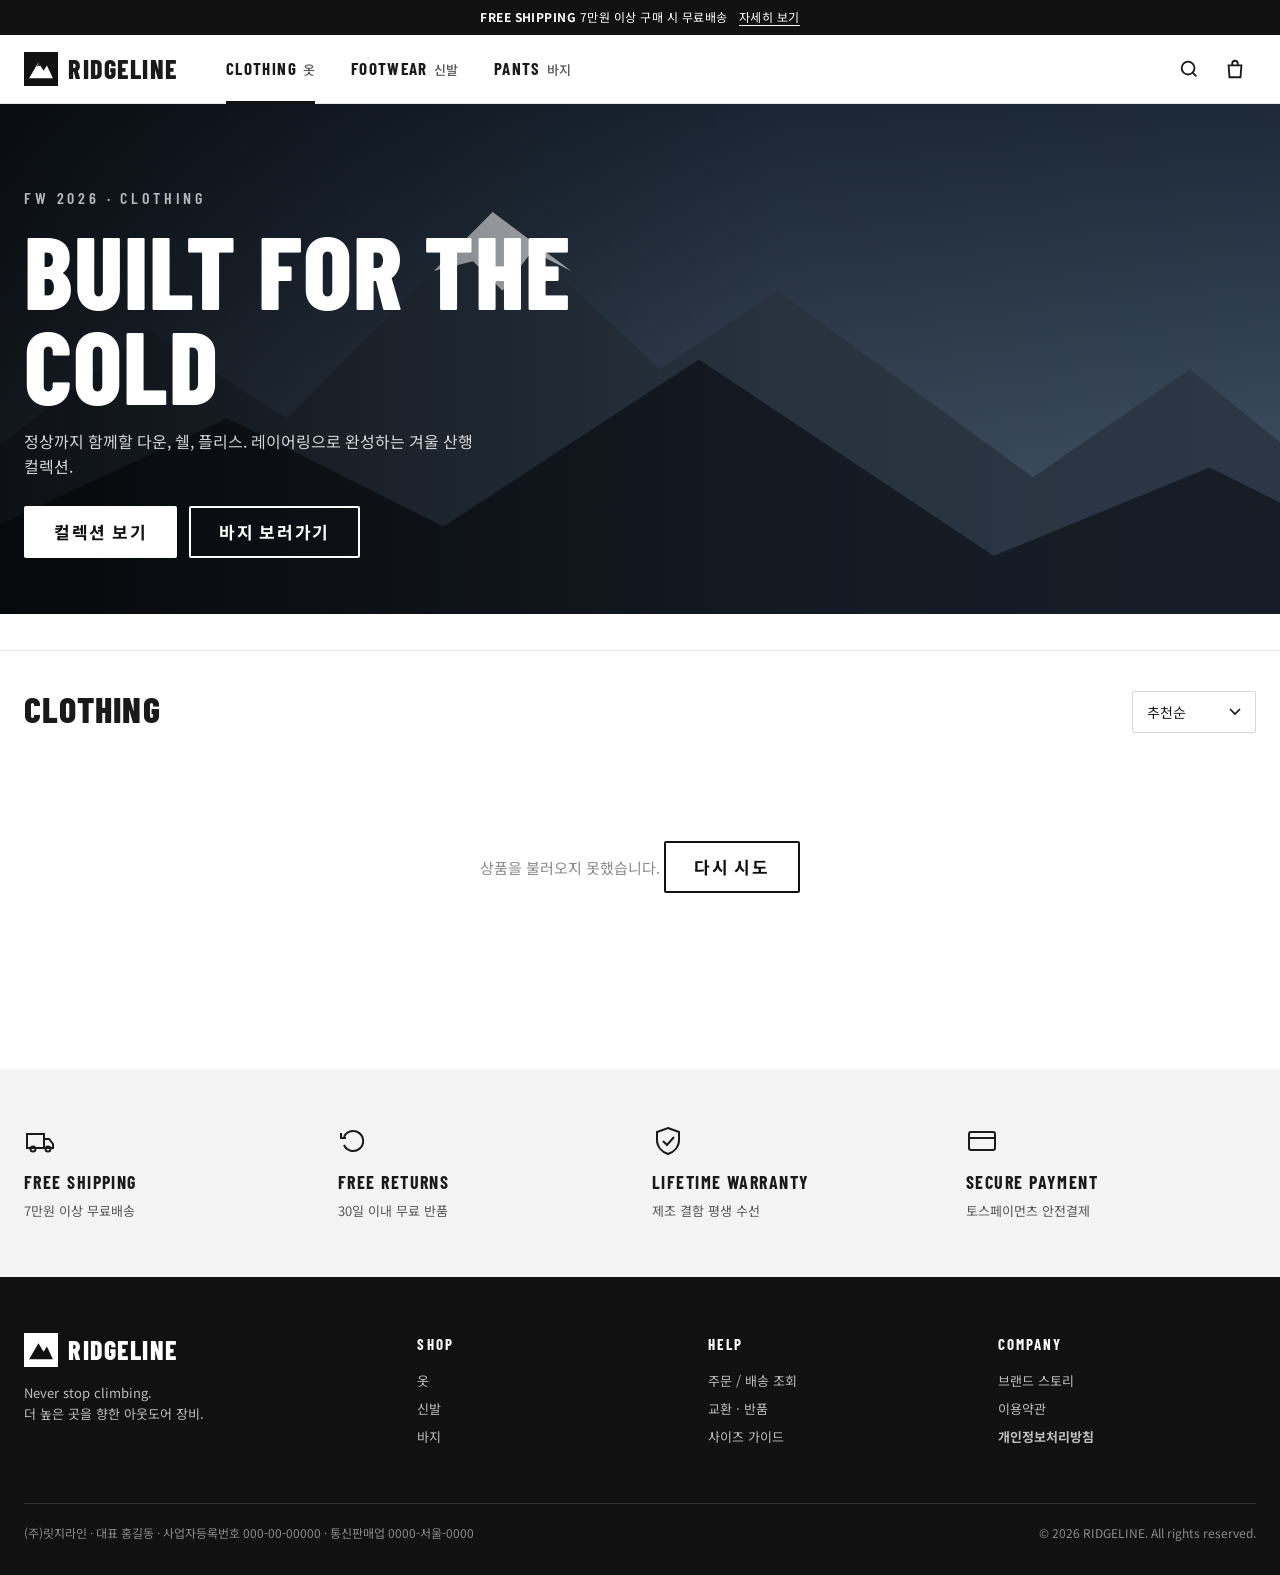
<file: clothing.html>
<!doctype html>
<html lang="ko">
<head>
  <meta charset="utf-8">
  <meta name="viewport" content="width=device-width, initial-scale=1">
  <title>옷 | RIDGELINE</title>
  <meta name="description" content="RIDGELINE 아웃도어 — 다운 재킷, 바람막이, 플리스">
  <link rel="preconnect" href="https://fonts.googleapis.com">
  <link rel="preconnect" href="https://fonts.gstatic.com" crossorigin>
  <link href="https://fonts.googleapis.com/css2?family=Barlow+Condensed:wght@500;600;700;800&family=Noto+Sans+KR:wght@400;500;700&display=swap" rel="stylesheet">
  <link rel="stylesheet" href="css/style.css">
</head>
<body data-category="clothing">

  <div class="promo-bar">
    <strong>FREE SHIPPING</strong> 7만원 이상 구매 시 무료배송 <a href="#">자세히 보기</a>
  </div>

  <header class="site-header">
    <div class="container header-inner">
      <button class="icon-btn menu-toggle" aria-label="메뉴 열기" aria-expanded="false" aria-controls="main-nav">
        <svg viewBox="0 0 24 24" fill="none" stroke="currentColor" stroke-width="2"><path d="M3 6h18M3 12h18M3 18h18"/></svg>
      </button>
      <a href="clothing.html" class="logo" aria-label="RIDGELINE 홈">
        <svg class="logo-mark" viewBox="0 0 40 40" aria-hidden="true"><rect width="40" height="40" fill="#111"/><path d="M6 31L17 12l6 10 4-6 7 15z" fill="#fff"/><path d="M17 12l3 5-3-1-2 2z" fill="#111"/></svg>
        Ridgeline
      </a>
      <nav class="main-nav" id="main-nav" aria-label="주요 카테고리">
        <ul>
          <li><a href="clothing.html" aria-current="page">Clothing<span class="ko">옷</span></a></li>
          <li><a href="shoes.html">Footwear<span class="ko">신발</span></a></li>
          <li><a href="pants.html">Pants<span class="ko">바지</span></a></li>
        </ul>
      </nav>
      <div class="header-actions">
        <button class="icon-btn" aria-label="검색">
          <svg viewBox="0 0 24 24" fill="none" stroke="currentColor" stroke-width="2"><circle cx="11" cy="11" r="7"/><path d="M20 20l-4-4"/></svg>
        </button>
        <button class="icon-btn" aria-label="장바구니 열기" data-open-cart>
          <svg viewBox="0 0 24 24" fill="none" stroke="currentColor" stroke-width="2"><path d="M5 8h14l-1 13H6z"/><path d="M9 8V6a3 3 0 0 1 6 0v2"/></svg>
          <span class="cart-count" data-empty="true">0</span>
        </button>
      </div>
    </div>
  </header>

  <main>
    <section class="hero" aria-labelledby="hero-title">
      <svg class="hero-bg" viewBox="0 0 1440 520" preserveAspectRatio="xMidYMid slice" aria-hidden="true">
        <defs>
          <linearGradient id="sky" x1="0" y1="0" x2="0" y2="1"><stop offset="0" stop-color="#1d2a3a"/><stop offset="1" stop-color="#4a5b6e"/></linearGradient>
          <linearGradient id="fade" x1="0" y1="0" x2="1" y2="0"><stop offset="0" stop-color="#000" stop-opacity=".75"/><stop offset=".6" stop-color="#000" stop-opacity=".1"/><stop offset="1" stop-color="#000" stop-opacity="0"/></linearGradient>
        </defs>
        <rect width="1440" height="520" fill="url(#sky)"/>
        <path d="M0 400L220 230l140 90 210-210 170 160 120-80 260 190 160-110 160 130V520H0z" fill="#2c3846"/>
        <path d="M570 110l-60 60 40-10 30 30 30-40 40 20z" fill="#e9eef3" opacity=".9"/>
        <path d="M0 460l300-140 220 110 260-170 300 200 220-90 140 70V520H0z" fill="#161d26"/>
        <rect width="1440" height="520" fill="url(#fade)"/>
      </svg>
      <div class="container hero-inner">
        <p class="eyebrow">FW 2026 · Clothing</p>
        <h1 id="hero-title">Built for the cold</h1>
        <p>정상까지 함께할 다운, 쉘, 플리스. 레이어링으로 완성하는 겨울 산행 컬렉션.</p>
        <div class="hero-cta">
          <a href="#listing" class="btn btn-light">컬렉션 보기</a>
          <a href="pants.html" class="btn btn-ghost-light">바지 보러가기</a>
        </div>
      </div>
    </section>

    <div class="cat-strip">
      <div class="container cat-strip-inner" id="sub-filters" role="toolbar" aria-label="세부 카테고리"></div>
    </div>

    <section class="listing" id="listing">
      <div class="container">
        <div class="listing-head">
          <div>
            <h2>Clothing</h2>
            <p class="count" id="result-count"></p>
          </div>
          <label>
            <span class="sr-only">정렬</span>
            <select class="sort-select" id="sort">
              <option value="recommend">추천순</option>
              <option value="new">신상품순</option>
              <option value="sale">할인상품순</option>
              <option value="low">낮은 가격순</option>
              <option value="high">높은 가격순</option>
            </select>
          </label>
        </div>
        <div class="product-grid" id="product-grid"></div>
      </div>
    </section>

    <section class="feature-band" aria-label="쇼핑 혜택">
      <div class="container feature-grid">
        <div class="feature">
          <svg viewBox="0 0 32 32" fill="none" stroke="currentColor" stroke-width="2"><path d="M3 9h17v14H3zM20 14h5l4 5v4h-9"/><circle cx="9" cy="24" r="2.5"/><circle cx="24" cy="24" r="2.5"/></svg>
          <h4>Free Shipping</h4><p>7만원 이상 무료배송</p>
        </div>
        <div class="feature">
          <svg viewBox="0 0 32 32" fill="none" stroke="currentColor" stroke-width="2"><path d="M6 12a10 10 0 1 1 0 8"/><path d="M3 8v5h5"/></svg>
          <h4>Free Returns</h4><p>30일 이내 무료 반품</p>
        </div>
        <div class="feature">
          <svg viewBox="0 0 32 32" fill="none" stroke="currentColor" stroke-width="2"><path d="M16 3l11 4v8c0 7-5 12-11 14C10 27 5 22 5 15V7z"/><path d="M11 16l4 4 7-8"/></svg>
          <h4>Lifetime Warranty</h4><p>제조 결함 평생 수선</p>
        </div>
        <div class="feature">
          <svg viewBox="0 0 32 32" fill="none" stroke="currentColor" stroke-width="2"><rect x="3" y="7" width="26" height="18" rx="2"/><path d="M3 13h26"/></svg>
          <h4>Secure Payment</h4><p>토스페이먼츠 안전결제</p>
        </div>
      </div>
    </section>
  </main>

  <footer class="site-footer">
    <div class="container">
      <div class="footer-top">
        <div>
          <a href="clothing.html" class="logo">
            <svg class="logo-mark" viewBox="0 0 40 40" aria-hidden="true"><rect width="40" height="40" fill="#fff"/><path d="M6 31L17 12l6 10 4-6 7 15z" fill="#111"/></svg>
            Ridgeline
          </a>
          <p>Never stop climbing.<br>더 높은 곳을 향한 아웃도어 장비.</p>
        </div>
        <div>
          <h5>Shop</h5>
          <ul><li><a href="clothing.html">옷</a></li><li><a href="shoes.html">신발</a></li><li><a href="pants.html">바지</a></li></ul>
        </div>
        <div>
          <h5>Help</h5>
          <ul><li><a href="#">주문 / 배송 조회</a></li><li><a href="#">교환 · 반품</a></li><li><a href="#">사이즈 가이드</a></li></ul>
        </div>
        <div>
          <h5>Company</h5>
          <ul><li><a href="#">브랜드 스토리</a></li><li><a href="#">이용약관</a></li><li><a href="#"><strong>개인정보처리방침</strong></a></li></ul>
        </div>
      </div>
      <div class="footer-bottom">
        <span>(주)릿지라인 · 대표 홍길동 · 사업자등록번호 000-00-00000 · 통신판매업 0000-서울-0000</span>
        <span>© 2026 RIDGELINE. All rights reserved.</span>
      </div>
    </div>
  </footer>

  <!-- Layers -->
  <div class="overlay" aria-hidden="true"></div>

  <aside class="drawer" id="cart-drawer" aria-label="장바구니" aria-hidden="true" role="dialog">
    <div class="drawer-head">
      <h3>Cart</h3>
      <button class="icon-btn" aria-label="닫기" data-close-layer>
        <svg viewBox="0 0 24 24" fill="none" stroke="currentColor" stroke-width="2"><path d="M6 6l12 12M18 6L6 18"/></svg>
      </button>
    </div>
    <div class="drawer-body"></div>
    <div class="drawer-foot" hidden>
      <div class="drawer-total"><span>결제 예정 금액</span><span class="amt">0원</span></div>
      <p class="drawer-note"></p>
      <a href="checkout.html" class="btn btn-primary btn-block">주문하기</a>
    </div>
  </aside>

  <div class="modal" id="quick-view" role="dialog" aria-modal="true" aria-labelledby="qv-title" aria-hidden="true">
    <button class="icon-btn modal-close" aria-label="닫기" data-close-layer>
      <svg viewBox="0 0 24 24" fill="none" stroke="currentColor" stroke-width="2"><path d="M6 6l12 12M18 6L6 18"/></svg>
    </button>
    <div class="qv-content"></div>
  </div>

  <script src="js/config.js"></script>
  <script src="js/products.js"></script>
  <script src="js/app.js"></script>
</body>
</html>
</file>
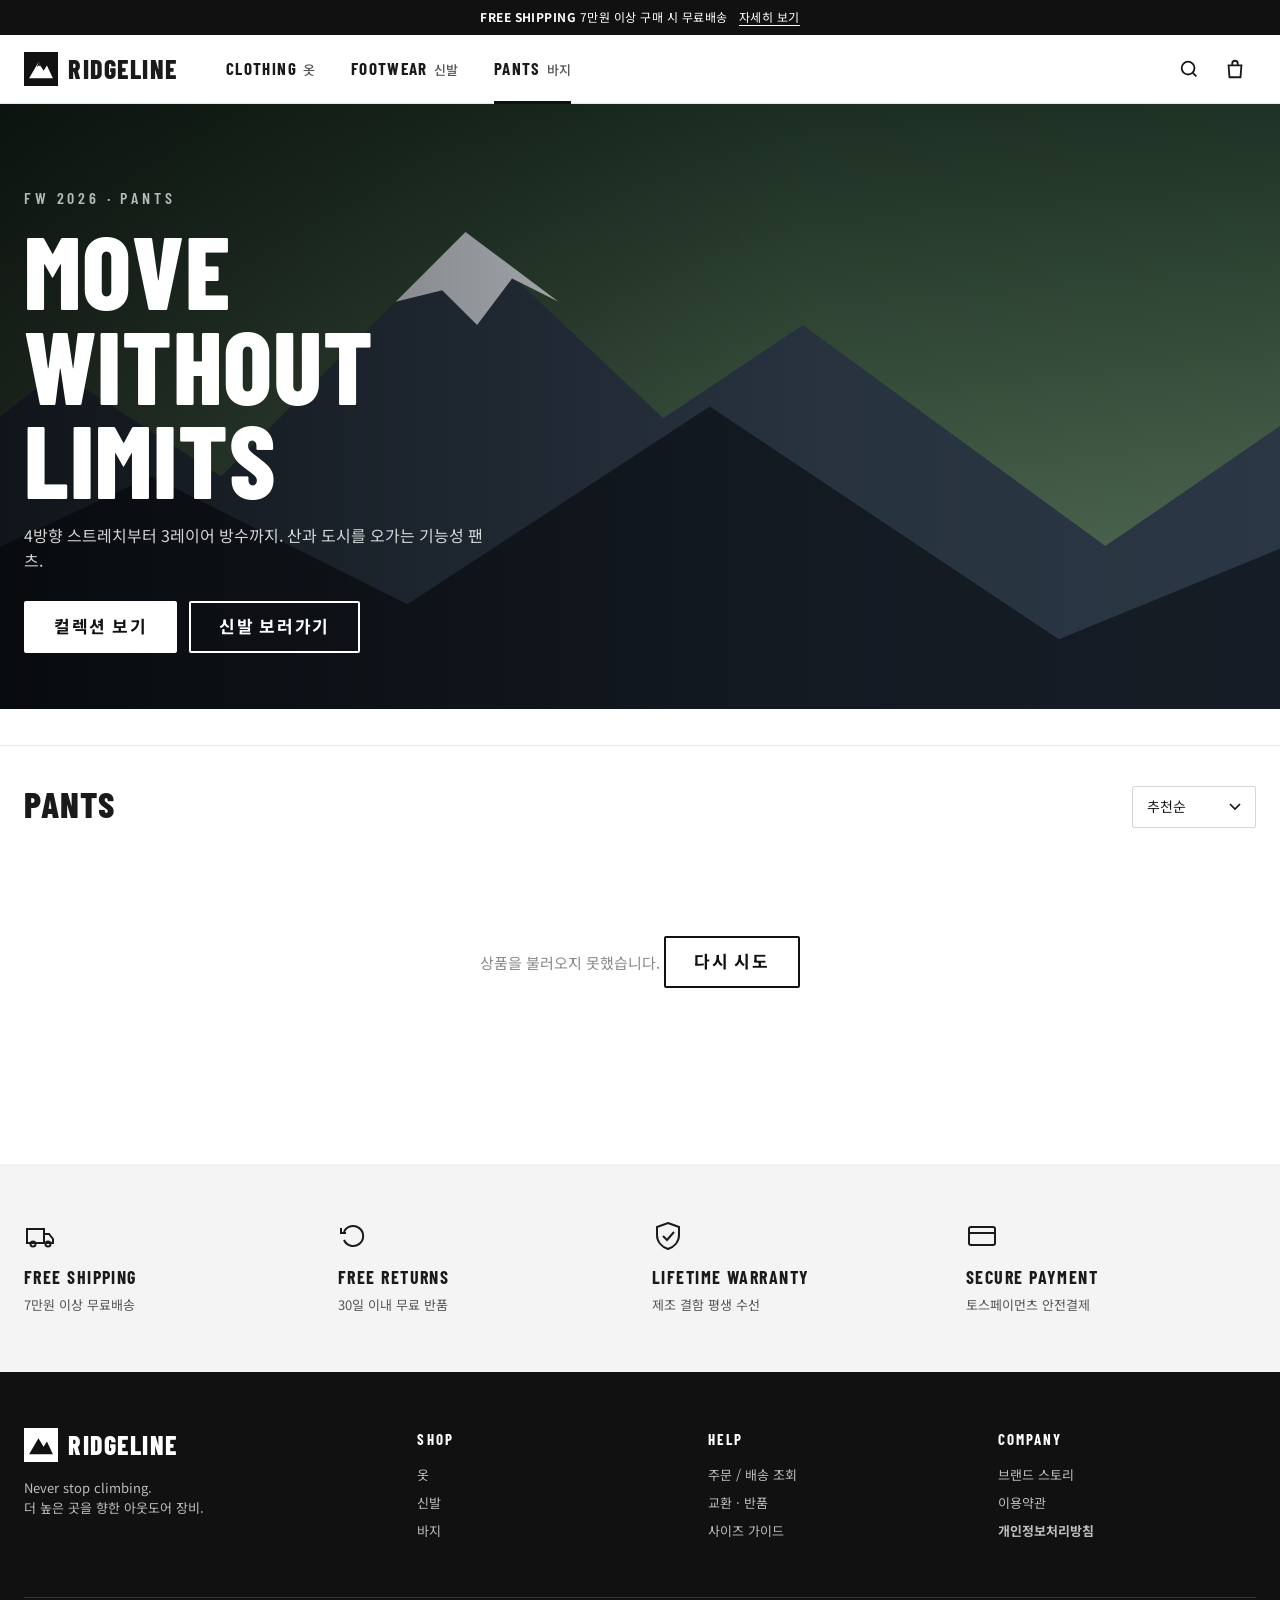
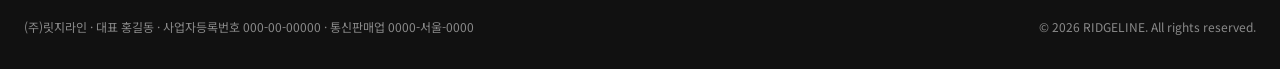
<file: pants.html>
<!doctype html>
<html lang="ko">
<head>
  <meta charset="utf-8">
  <meta name="viewport" content="width=device-width, initial-scale=1">
  <title>바지 | RIDGELINE</title>
  <meta name="description" content="RIDGELINE 아웃도어 — 등산바지, 카고, 방수바지, 조거">
  <link rel="preconnect" href="https://fonts.googleapis.com">
  <link rel="preconnect" href="https://fonts.gstatic.com" crossorigin>
  <link href="https://fonts.googleapis.com/css2?family=Barlow+Condensed:wght@500;600;700;800&family=Noto+Sans+KR:wght@400;500;700&display=swap" rel="stylesheet">
  <link rel="stylesheet" href="css/style.css">
</head>
<body data-category="pants">

  <div class="promo-bar">
    <strong>FREE SHIPPING</strong> 7만원 이상 구매 시 무료배송 <a href="#">자세히 보기</a>
  </div>

  <header class="site-header">
    <div class="container header-inner">
      <button class="icon-btn menu-toggle" aria-label="메뉴 열기" aria-expanded="false" aria-controls="main-nav">
        <svg viewBox="0 0 24 24" fill="none" stroke="currentColor" stroke-width="2"><path d="M3 6h18M3 12h18M3 18h18"/></svg>
      </button>
      <a href="clothing.html" class="logo" aria-label="RIDGELINE 홈">
        <svg class="logo-mark" viewBox="0 0 40 40" aria-hidden="true"><rect width="40" height="40" fill="#111"/><path d="M6 31L17 12l6 10 4-6 7 15z" fill="#fff"/><path d="M17 12l3 5-3-1-2 2z" fill="#111"/></svg>
        Ridgeline
      </a>
      <nav class="main-nav" id="main-nav" aria-label="주요 카테고리">
        <ul>
          <li><a href="clothing.html">Clothing<span class="ko">옷</span></a></li>
          <li><a href="shoes.html">Footwear<span class="ko">신발</span></a></li>
          <li><a href="pants.html" aria-current="page">Pants<span class="ko">바지</span></a></li>
        </ul>
      </nav>
      <div class="header-actions">
        <button class="icon-btn" aria-label="검색">
          <svg viewBox="0 0 24 24" fill="none" stroke="currentColor" stroke-width="2"><circle cx="11" cy="11" r="7"/><path d="M20 20l-4-4"/></svg>
        </button>
        <button class="icon-btn" aria-label="장바구니 열기" data-open-cart>
          <svg viewBox="0 0 24 24" fill="none" stroke="currentColor" stroke-width="2"><path d="M5 8h14l-1 13H6z"/><path d="M9 8V6a3 3 0 0 1 6 0v2"/></svg>
          <span class="cart-count" data-empty="true">0</span>
        </button>
      </div>
    </div>
  </header>

  <main>
    <section class="hero" aria-labelledby="hero-title">
      <svg class="hero-bg" viewBox="0 0 1440 520" preserveAspectRatio="xMidYMid slice" aria-hidden="true">
        <defs>
          <linearGradient id="sky" x1="0" y1="0" x2="0" y2="1"><stop offset="0" stop-color="#1f3326"/><stop offset="1" stop-color="#5d7a5f"/></linearGradient>
          <linearGradient id="fade" x1="0" y1="0" x2="1" y2="0"><stop offset="0" stop-color="#000" stop-opacity=".75"/><stop offset=".6" stop-color="#000" stop-opacity=".1"/><stop offset="1" stop-color="#000" stop-opacity="0"/></linearGradient>
        </defs>
        <rect width="1440" height="520" fill="url(#sky)"/>
        <path d="M0 400L220 230l140 90 210-210 170 160 120-80 260 190 160-110 160 130V520H0z" fill="#2c3846"/>
        <path d="M570 110l-60 60 40-10 30 30 30-40 40 20z" fill="#e9eef3" opacity=".9"/>
        <path d="M0 460l300-140 220 110 260-170 300 200 220-90 140 70V520H0z" fill="#161d26"/>
        <rect width="1440" height="520" fill="url(#fade)"/>
      </svg>
      <div class="container hero-inner">
        <p class="eyebrow">FW 2026 · Pants</p>
        <h1 id="hero-title">Move without limits</h1>
        <p>4방향 스트레치부터 3레이어 방수까지. 산과 도시를 오가는 기능성 팬츠.</p>
        <div class="hero-cta">
          <a href="#listing" class="btn btn-light">컬렉션 보기</a>
          <a href="shoes.html" class="btn btn-ghost-light">신발 보러가기</a>
        </div>
      </div>
    </section>

    <div class="cat-strip">
      <div class="container cat-strip-inner" id="sub-filters" role="toolbar" aria-label="세부 카테고리"></div>
    </div>

    <section class="listing" id="listing">
      <div class="container">
        <div class="listing-head">
          <div>
            <h2>Pants</h2>
            <p class="count" id="result-count"></p>
          </div>
          <label>
            <span class="sr-only">정렬</span>
            <select class="sort-select" id="sort">
              <option value="recommend">추천순</option>
              <option value="new">신상품순</option>
              <option value="sale">할인상품순</option>
              <option value="low">낮은 가격순</option>
              <option value="high">높은 가격순</option>
            </select>
          </label>
        </div>
        <div class="product-grid" id="product-grid"></div>
      </div>
    </section>

    <section class="feature-band" aria-label="쇼핑 혜택">
      <div class="container feature-grid">
        <div class="feature">
          <svg viewBox="0 0 32 32" fill="none" stroke="currentColor" stroke-width="2"><path d="M3 9h17v14H3zM20 14h5l4 5v4h-9"/><circle cx="9" cy="24" r="2.5"/><circle cx="24" cy="24" r="2.5"/></svg>
          <h4>Free Shipping</h4><p>7만원 이상 무료배송</p>
        </div>
        <div class="feature">
          <svg viewBox="0 0 32 32" fill="none" stroke="currentColor" stroke-width="2"><path d="M6 12a10 10 0 1 1 0 8"/><path d="M3 8v5h5"/></svg>
          <h4>Free Returns</h4><p>30일 이내 무료 반품</p>
        </div>
        <div class="feature">
          <svg viewBox="0 0 32 32" fill="none" stroke="currentColor" stroke-width="2"><path d="M16 3l11 4v8c0 7-5 12-11 14C10 27 5 22 5 15V7z"/><path d="M11 16l4 4 7-8"/></svg>
          <h4>Lifetime Warranty</h4><p>제조 결함 평생 수선</p>
        </div>
        <div class="feature">
          <svg viewBox="0 0 32 32" fill="none" stroke="currentColor" stroke-width="2"><rect x="3" y="7" width="26" height="18" rx="2"/><path d="M3 13h26"/></svg>
          <h4>Secure Payment</h4><p>토스페이먼츠 안전결제</p>
        </div>
      </div>
    </section>
  </main>

  <footer class="site-footer">
    <div class="container">
      <div class="footer-top">
        <div>
          <a href="clothing.html" class="logo">
            <svg class="logo-mark" viewBox="0 0 40 40" aria-hidden="true"><rect width="40" height="40" fill="#fff"/><path d="M6 31L17 12l6 10 4-6 7 15z" fill="#111"/></svg>
            Ridgeline
          </a>
          <p>Never stop climbing.<br>더 높은 곳을 향한 아웃도어 장비.</p>
        </div>
        <div>
          <h5>Shop</h5>
          <ul><li><a href="clothing.html">옷</a></li><li><a href="shoes.html">신발</a></li><li><a href="pants.html">바지</a></li></ul>
        </div>
        <div>
          <h5>Help</h5>
          <ul><li><a href="#">주문 / 배송 조회</a></li><li><a href="#">교환 · 반품</a></li><li><a href="#">사이즈 가이드</a></li></ul>
        </div>
        <div>
          <h5>Company</h5>
          <ul><li><a href="#">브랜드 스토리</a></li><li><a href="#">이용약관</a></li><li><a href="#"><strong>개인정보처리방침</strong></a></li></ul>
        </div>
      </div>
      <div class="footer-bottom">
        <span>(주)릿지라인 · 대표 홍길동 · 사업자등록번호 000-00-00000 · 통신판매업 0000-서울-0000</span>
        <span>© 2026 RIDGELINE. All rights reserved.</span>
      </div>
    </div>
  </footer>

  <!-- Layers -->
  <div class="overlay" aria-hidden="true"></div>

  <aside class="drawer" id="cart-drawer" aria-label="장바구니" aria-hidden="true" role="dialog">
    <div class="drawer-head">
      <h3>Cart</h3>
      <button class="icon-btn" aria-label="닫기" data-close-layer>
        <svg viewBox="0 0 24 24" fill="none" stroke="currentColor" stroke-width="2"><path d="M6 6l12 12M18 6L6 18"/></svg>
      </button>
    </div>
    <div class="drawer-body"></div>
    <div class="drawer-foot" hidden>
      <div class="drawer-total"><span>결제 예정 금액</span><span class="amt">0원</span></div>
      <p class="drawer-note"></p>
      <a href="checkout.html" class="btn btn-primary btn-block">주문하기</a>
    </div>
  </aside>

  <div class="modal" id="quick-view" role="dialog" aria-modal="true" aria-labelledby="qv-title" aria-hidden="true">
    <button class="icon-btn modal-close" aria-label="닫기" data-close-layer>
      <svg viewBox="0 0 24 24" fill="none" stroke="currentColor" stroke-width="2"><path d="M6 6l12 12M18 6L6 18"/></svg>
    </button>
    <div class="qv-content"></div>
  </div>

  <script src="js/config.js"></script>
  <script src="js/products.js"></script>
  <script src="js/app.js"></script>
</body>
</html>
</file>
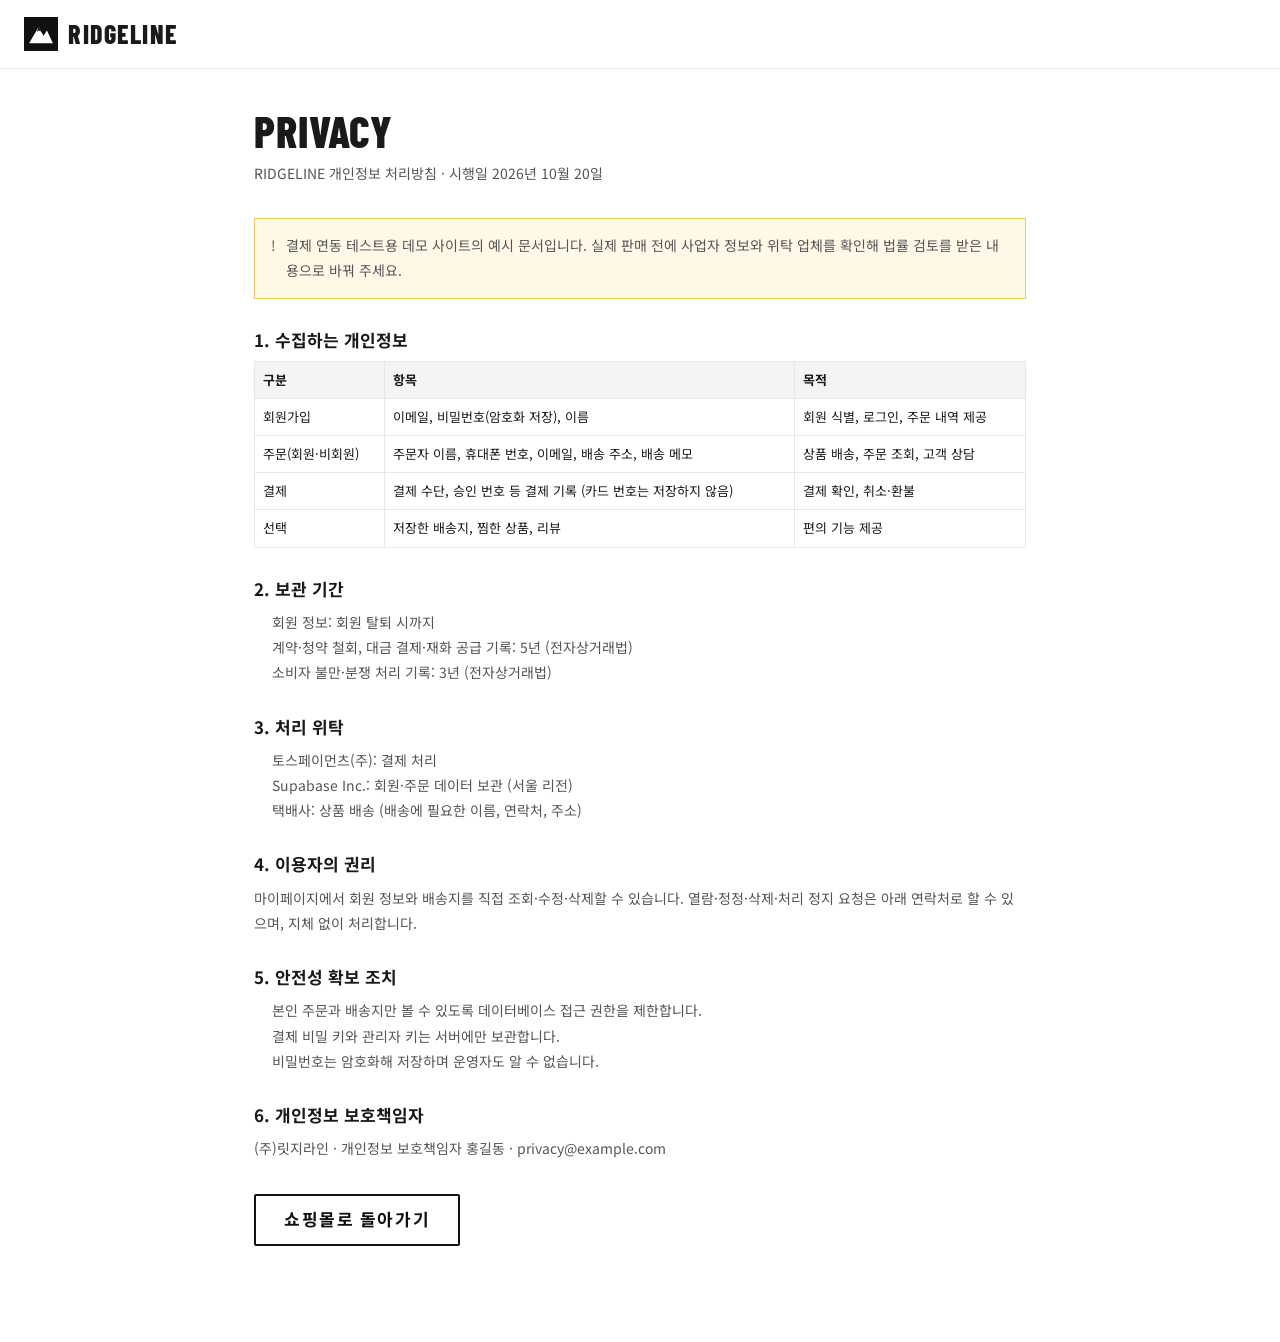
<file: privacy.html>
<!doctype html>
<html lang="ko">
<head>
  <meta charset="utf-8">
  <meta name="viewport" content="width=device-width, initial-scale=1">
  <title>개인정보 처리방침 | RIDGELINE</title>
  <link rel="preconnect" href="https://fonts.googleapis.com">
  <link rel="preconnect" href="https://fonts.gstatic.com" crossorigin>
  <link href="https://fonts.googleapis.com/css2?family=Barlow+Condensed:wght@500;600;700;800&family=Noto+Sans+KR:wght@400;500;700&display=swap" rel="stylesheet">
  <link rel="stylesheet" href="css/style.css">
</head>
<body>

  <header class="site-header checkout-header">
    <div class="container header-inner">
      <a href="jerseys.html" class="logo" aria-label="RIDGELINE 홈">
        <svg class="logo-mark" viewBox="0 0 40 40" aria-hidden="true"><rect width="40" height="40" fill="#111"/><path d="M6 31L17 12l6 10 4-6 7 15z" fill="#fff"/><path d="M17 12l3 5-3-1-2 2z" fill="#111"/></svg>
        Ridgeline
      </a>
    </div>
  </header>

  <main class="page">
    <div class="container page-mid legal">
      <h1>Privacy</h1>
      <p class="page-lead">RIDGELINE 개인정보 처리방침 · 시행일 2026년 10월 20일</p>
      <p class="test-banner"><span aria-hidden="true">!</span><span>결제 연동 테스트용 데모 사이트의 예시 문서입니다. 실제 판매 전에 사업자 정보와 위탁 업체를 확인해 법률 검토를 받은 내용으로 바꿔 주세요.</span></p>

      <h2>1. 수집하는 개인정보</h2>
      <table>
        <tr><th>구분</th><th>항목</th><th>목적</th></tr>
        <tr><td>회원가입</td><td>이메일, 비밀번호(암호화 저장), 이름</td><td>회원 식별, 로그인, 주문 내역 제공</td></tr>
        <tr><td>주문(회원·비회원)</td><td>주문자 이름, 휴대폰 번호, 이메일, 배송 주소, 배송 메모</td><td>상품 배송, 주문 조회, 고객 상담</td></tr>
        <tr><td>결제</td><td>결제 수단, 승인 번호 등 결제 기록 (카드 번호는 저장하지 않음)</td><td>결제 확인, 취소·환불</td></tr>
        <tr><td>선택</td><td>저장한 배송지, 찜한 상품, 리뷰</td><td>편의 기능 제공</td></tr>
      </table>

      <h2>2. 보관 기간</h2>
      <ul>
        <li>회원 정보: 회원 탈퇴 시까지</li>
        <li>계약·청약 철회, 대금 결제·재화 공급 기록: 5년 (전자상거래법)</li>
        <li>소비자 불만·분쟁 처리 기록: 3년 (전자상거래법)</li>
      </ul>

      <h2>3. 처리 위탁</h2>
      <ul>
        <li>토스페이먼츠(주): 결제 처리</li>
        <li>Supabase Inc.: 회원·주문 데이터 보관 (서울 리전)</li>
        <li>택배사: 상품 배송 (배송에 필요한 이름, 연락처, 주소)</li>
      </ul>

      <h2>4. 이용자의 권리</h2>
      <p>마이페이지에서 회원 정보와 배송지를 직접 조회·수정·삭제할 수 있습니다. 열람·정정·삭제·처리 정지 요청은 아래 연락처로 할 수 있으며, 지체 없이 처리합니다.</p>

      <h2>5. 안전성 확보 조치</h2>
      <ul>
        <li>본인 주문과 배송지만 볼 수 있도록 데이터베이스 접근 권한을 제한합니다.</li>
        <li>결제 비밀 키와 관리자 키는 서버에만 보관합니다.</li>
        <li>비밀번호는 암호화해 저장하며 운영자도 알 수 없습니다.</li>
      </ul>

      <h2>6. 개인정보 보호책임자</h2>
      <p>(주)릿지라인 · 개인정보 보호책임자 홍길동 · privacy@example.com</p>

      <p style="margin-top:32px"><a class="btn btn-outline" href="jerseys.html">쇼핑몰로 돌아가기</a></p>
    </div>
  </main>
</body>
</html>
</file>
<file: css/style.css>
/* =========================================================
   RIDGELINE — Outdoor Shop
   ========================================================= */
:root {
  --black: #111111;
  --ink: #1a1a1a;
  --gray-900: #222;
  --gray-700: #555;
  --gray-500: #8a8a8a;
  --gray-300: #d6d6d6;
  --gray-200: #e8e8e8;
  --gray-100: #f4f4f4;
  --white: #ffffff;
  --accent: #e2231a;
  --accent-dark: #b71b13;
  --success: #1f8a4c;

  --font-display: "Barlow Condensed", "Noto Sans KR", sans-serif;
  --font-body: "Noto Sans KR", -apple-system, BlinkMacSystemFont, "Segoe UI", sans-serif;

  --container: 1320px;
  --gutter: 24px;
  --header-h: 68px;
  --radius: 2px;
  --ease: cubic-bezier(.2, .7, .2, 1);
}

*,
*::before,
*::after { box-sizing: border-box; }

html { -webkit-text-size-adjust: 100%; }

body {
  margin: 0;
  font-family: var(--font-body);
  font-size: 15px;
  line-height: 1.55;
  color: var(--ink);
  background: var(--white);
  -webkit-font-smoothing: antialiased;
}

img, svg { display: block; max-width: 100%; }
a { color: inherit; text-decoration: none; }
button { font: inherit; color: inherit; cursor: pointer; background: none; border: 0; padding: 0; }
input, select { font: inherit; }
ul { list-style: none; margin: 0; padding: 0; }
h1, h2, h3, h4, p { margin: 0; }

.container {
  width: 100%;
  max-width: var(--container);
  margin: 0 auto;
  padding: 0 var(--gutter);
}

.sr-only {
  position: absolute; width: 1px; height: 1px; padding: 0; margin: -1px;
  overflow: hidden; clip: rect(0, 0, 0, 0); white-space: nowrap; border: 0;
}

:focus-visible { outline: 2px solid var(--accent); outline-offset: 2px; }

/* ---------- Promo bar ---------- */
.promo-bar {
  background: var(--black);
  color: var(--white);
  font-size: 12px;
  letter-spacing: .04em;
  text-align: center;
  padding: 8px 16px;
}
.promo-bar strong { color: #fff; font-weight: 700; }
.promo-bar a { text-decoration: underline; text-underline-offset: 3px; margin-left: 8px; }

/* ---------- Header ---------- */
.site-header {
  position: sticky;
  top: 0;
  z-index: 50;
  background: var(--white);
  border-bottom: 1px solid var(--gray-200);
}
.header-inner {
  height: var(--header-h);
  display: flex;
  align-items: center;
  gap: 32px;
}
.logo {
  display: flex;
  align-items: center;
  gap: 10px;
  font-family: var(--font-display);
  font-weight: 800;
  font-size: 26px;
  letter-spacing: .06em;
  text-transform: uppercase;
  line-height: 1;
  flex-shrink: 0;
}
.logo-mark { width: 34px; height: 34px; }

.main-nav { flex: 1; }
.main-nav ul { display: flex; gap: 4px; }
.main-nav a {
  display: block;
  position: relative;
  padding: 0 16px;
  line-height: var(--header-h);
  font-family: var(--font-display);
  font-weight: 700;
  font-size: 17px;
  letter-spacing: .08em;
  text-transform: uppercase;
}
.main-nav a .ko {
  font-family: var(--font-body);
  font-size: 13px;
  font-weight: 500;
  letter-spacing: 0;
  color: var(--gray-700);
  margin-left: 6px;
}
.main-nav a::after {
  content: "";
  position: absolute;
  left: 16px; right: 16px; bottom: 0;
  height: 3px;
  background: var(--black);
  transform: scaleX(0);
  transition: transform .25s var(--ease);
}
.main-nav a:hover::after,
.main-nav a[aria-current="page"]::after { transform: scaleX(1); }

.header-actions { display: flex; align-items: center; gap: 4px; }
.icon-btn {
  position: relative;
  width: 42px; height: 42px;
  display: grid; place-items: center;
  border-radius: 50%;
  transition: background .2s;
}
.icon-btn:hover { background: var(--gray-100); }
.icon-btn svg { width: 22px; height: 22px; }
.cart-count {
  position: absolute;
  top: 4px; right: 2px;
  min-width: 18px; height: 18px;
  padding: 0 5px;
  border-radius: 9px;
  background: var(--accent);
  color: #fff;
  font-size: 11px;
  font-weight: 700;
  line-height: 18px;
  text-align: center;
}
.cart-count[data-empty="true"] { display: none; }

.menu-toggle { display: none; }

/* ---------- Hero ---------- */
.hero {
  position: relative;
  color: var(--white);
  background: var(--black);
  overflow: hidden;
}
.hero-bg {
  position: absolute; inset: 0;
  width: 100%; height: 100%;
}
.hero-inner {
  position: relative;
  min-height: 420px;
  display: flex;
  flex-direction: column;
  justify-content: flex-end;
  padding-top: 64px;
  padding-bottom: 56px;
}
.eyebrow {
  font-family: var(--font-display);
  font-weight: 600;
  font-size: 15px;
  letter-spacing: .24em;
  text-transform: uppercase;
  margin-bottom: 12px;
  opacity: .85;
}
.hero h1,
.hero .hero-title {
  font-family: var(--font-display);
  font-weight: 800;
  font-size: clamp(48px, 8vw, 104px);
  line-height: .92;
  letter-spacing: .01em;
  text-transform: uppercase;
  max-width: 12ch;
}
.hero p {
  margin-top: 18px;
  max-width: 460px;
  font-size: 16px;
  color: rgba(255, 255, 255, .82);
}
.hero-cta { margin-top: 28px; display: flex; gap: 12px; flex-wrap: wrap; }

/* 사진 슬라이더 */
.hero-slider { display: grid; }
.hero-slide {
  grid-area: 1 / 1;
  position: relative;
  overflow: hidden;
  opacity: 0;
  visibility: hidden;
  transition: opacity .9s ease, visibility .9s;
}
.hero-slide.is-active { opacity: 1; visibility: visible; }
.hero-slide::after {
  content: "";
  position: absolute; inset: 0;
  background: linear-gradient(90deg, rgba(0,0,0,.78) 0%, rgba(0,0,0,.35) 50%, rgba(0,0,0,.05) 100%), linear-gradient(0deg, rgba(0,0,0,.45), transparent 45%);
}
.hero-img {
  position: absolute; inset: 0;
  width: 100%; height: 100%;
  object-fit: cover;
  transform: scale(1.06);
  transition: transform 7s ease-out;
}
.hero-slide.is-active .hero-img { transform: scale(1); }
.hero-slide .hero-inner { z-index: 1; min-height: 560px; padding-bottom: 88px; }
.hero-dots-wrap { grid-area: 1 / 1; align-self: end; position: relative; z-index: 2; padding-bottom: 32px; pointer-events: none; }
.hero-dots { display: flex; gap: 8px; pointer-events: auto; }
.hero-dots button { width: 36px; height: 4px; background: rgba(255,255,255,.4); transition: background .3s, width .3s; }
.hero-dots button[aria-pressed="true"] { background: #fff; width: 56px; }

/* ---------- Section head ---------- */
.section-head { display: flex; align-items: baseline; justify-content: space-between; gap: 12px; flex-wrap: wrap; margin-bottom: 24px; }
.section-head h2 {
  font-family: var(--font-display);
  font-weight: 800;
  font-size: 32px;
  letter-spacing: .03em;
  text-transform: uppercase;
  line-height: 1;
}
.section-head p { color: var(--gray-500); font-size: 14px; }

/* ---------- Shop by club ---------- */
.clubs { padding: 48px 0 40px; border-bottom: 1px solid var(--gray-200); }
.club-row {
  display: grid;
  grid-template-columns: repeat(9, minmax(76px, 1fr));
  gap: 12px;
  overflow-x: auto;
  scrollbar-width: none;
  padding: 4px 2px 8px;
}
.club-row::-webkit-scrollbar { display: none; }
.club { display: flex; flex-direction: column; align-items: center; gap: 10px; }
.club-disc {
  width: 84px; height: 84px;
  border-radius: 50%;
  display: grid; place-items: center;
  transition: transform .25s var(--ease), box-shadow .25s;
}
.club-disc span {
  font-family: var(--font-display);
  font-weight: 800;
  font-size: 19px;
  letter-spacing: .06em;
  color: #fff;
  background: rgba(0,0,0,.55);
  padding: 2px 7px;
  border-radius: 2px;
}
.club:hover .club-disc { transform: translateY(-4px); }
.club-name { font-size: 13px; font-weight: 500; }

/* ---------- Promo tiles ---------- */
.tiles { padding: 0 0 72px; }
.tile-grid { display: grid; grid-template-columns: 1fr 1fr; gap: 20px; }
.tile { position: relative; display: block; aspect-ratio: 16 / 11; overflow: hidden; background: var(--gray-900); color: #fff; }
.tile-img, .marking-img { position: absolute; inset: 0; width: 100%; height: 100%; object-fit: cover; transition: transform .8s var(--ease); }
.tile:hover .tile-img { transform: scale(1.05); }
.tile::after { content: ""; position: absolute; inset: 0; background: linear-gradient(0deg, rgba(0,0,0,.7), rgba(0,0,0,0) 60%); }
.tile-body { position: absolute; left: 28px; right: 28px; bottom: 26px; z-index: 1; }
.tile-body .eyebrow { font-size: 13px; margin-bottom: 6px; }
.tile-body h3 { font-size: 26px; font-weight: 700; line-height: 1.25; }
.tile-link { display: inline-block; margin-top: 12px; font-size: 14px; font-weight: 700; border-bottom: 2px solid #fff; padding-bottom: 2px; }

.marking { margin-top: 20px; display: grid; grid-template-columns: 1fr 1fr; background: var(--gray-100); }
.marking > .marking-img { position: relative; min-height: 340px; }
.marking-body { padding: 44px 40px; }
.marking-body .eyebrow { color: var(--accent); opacity: 1; }
.marking-body h3 { font-size: 28px; font-weight: 700; line-height: 1.3; }
.marking-body > p { margin-top: 10px; color: var(--gray-700); font-size: 14px; }
.size-table { margin-top: 22px; width: 100%; border-collapse: collapse; font-size: 13px; background: var(--white); }
.size-table caption { text-align: left; font-weight: 700; margin-bottom: 8px; font-size: 13px; }
.size-table th, .size-table td { border: 1px solid var(--gray-200); padding: 8px 6px; text-align: center; }
.size-table thead th { background: var(--black); color: var(--white); border-color: var(--black); }
.size-table tbody th { font-weight: 500; color: var(--gray-700); }

/* ---------- Buttons ---------- */
.btn {
  display: inline-flex;
  align-items: center;
  justify-content: center;
  gap: 8px;
  height: 52px;
  padding: 0 28px;
  border: 2px solid var(--black);
  border-radius: var(--radius);
  font-family: var(--font-display);
  font-weight: 700;
  font-size: 17px;
  letter-spacing: .1em;
  text-transform: uppercase;
  transition: background .2s, color .2s, border-color .2s, transform .1s;
  white-space: nowrap;
}
.btn:active { transform: translateY(1px); }
.btn-primary { background: var(--black); color: var(--white); }
.btn-primary:hover { background: #333; border-color: #333; }
.btn-outline { background: transparent; color: var(--black); }
.btn-outline:hover { background: var(--black); color: var(--white); }
.btn-light { background: var(--white); color: var(--black); border-color: var(--white); }
.btn-light:hover { background: transparent; color: var(--white); }
.btn-ghost-light { background: transparent; color: var(--white); border-color: var(--white); }
.btn-ghost-light:hover { background: var(--white); color: var(--black); }
.btn-accent { background: var(--accent); border-color: var(--accent); color: #fff; }
.btn-accent:hover { background: var(--accent-dark); border-color: var(--accent-dark); }
.btn-block { width: 100%; }
.btn[disabled] { opacity: .4; cursor: not-allowed; }

/* ---------- Category strip ---------- */
.cat-strip {
  border-bottom: 1px solid var(--gray-200);
  background: var(--white);
}
.cat-strip-inner {
  display: flex;
  gap: 10px;
  padding-top: 18px;
  padding-bottom: 18px;
  overflow-x: auto;
  scrollbar-width: none;
}
.cat-strip-inner::-webkit-scrollbar { display: none; }
.chip {
  flex-shrink: 0;
  height: 38px;
  padding: 0 18px;
  border: 1px solid var(--gray-300);
  border-radius: 19px;
  font-size: 14px;
  font-weight: 500;
  transition: all .2s;
}
.chip:hover { border-color: var(--black); }
.chip[aria-pressed="true"] { background: var(--black); border-color: var(--black); color: var(--white); }

/* ---------- Listing ---------- */
.listing { padding: 40px 0 96px; }
.listing-head {
  display: flex;
  align-items: flex-end;
  justify-content: space-between;
  gap: 16px;
  margin-bottom: 28px;
  flex-wrap: wrap;
}
.listing-head h2 {
  font-family: var(--font-display);
  font-weight: 800;
  font-size: 36px;
  letter-spacing: .03em;
  text-transform: uppercase;
  line-height: 1;
}
.listing-head .count { color: var(--gray-500); font-size: 14px; margin-top: 6px; }
.sort-select {
  height: 42px;
  padding: 0 40px 0 14px;
  border: 1px solid var(--gray-300);
  border-radius: var(--radius);
  background: var(--white) url("data:image/svg+xml,%3Csvg xmlns='http://www.w3.org/2000/svg' width='12' height='8'%3E%3Cpath d='M1 1l5 5 5-5' fill='none' stroke='%23111' stroke-width='1.6'/%3E%3C/svg%3E") no-repeat right 14px center;
  appearance: none;
  font-size: 14px;
  color: var(--ink);
  cursor: pointer;
}

.product-grid {
  display: grid;
  grid-template-columns: repeat(4, minmax(0, 1fr));
  gap: 40px 20px;
}

.product-card { position: relative; cursor: pointer; }
.product-media {
  position: relative;
  aspect-ratio: 4 / 5;
  background: radial-gradient(ellipse at 50% 38%, #fbfbfb 0%, #eeeeee 62%, #e4e4e4 100%);
  overflow: hidden;
}
.product-media svg {
  position: absolute; inset: 0;
  width: 100%; height: 100%;
  transition: transform .5s var(--ease), opacity .35s;
}
.product-media .art-back { opacity: 0; }
.product-card:hover .product-media svg { transform: scale(1.04); }
.product-card:hover .product-media .art { opacity: 0; }
.product-card:hover .product-media .art-back { opacity: 1; }

.rating { display: flex; align-items: center; gap: 6px; margin-top: 6px; font-size: 12px; }
.rating strong { font-weight: 700; }
.rating .rv { color: var(--gray-500); }
.stars {
  --pct: calc(var(--r) / 5 * 100%);
  width: 70px; height: 13px;
  background: linear-gradient(90deg, var(--black) var(--pct), var(--gray-300) var(--pct));
  -webkit-mask: url("data:image/svg+xml,%3Csvg xmlns='http://www.w3.org/2000/svg' viewBox='0 0 14 13'%3E%3Cpath d='M7 0l2.1 4.3 4.7.7-3.4 3.3.8 4.7L7 10.8 2.8 13l.8-4.7L.2 5l4.7-.7z'/%3E%3C/svg%3E") 0 0 / 14px 13px repeat-x;
          mask: url("data:image/svg+xml,%3Csvg xmlns='http://www.w3.org/2000/svg' viewBox='0 0 14 13'%3E%3Cpath d='M7 0l2.1 4.3 4.7.7-3.4 3.3.8 4.7L7 10.8 2.8 13l.8-4.7L.2 5l4.7-.7z'/%3E%3C/svg%3E") 0 0 / 14px 13px repeat-x;
}
.badge {
  position: absolute;
  top: 12px; left: 12px;
  z-index: 2;
  padding: 4px 8px;
  background: var(--white);
  font-family: var(--font-display);
  font-weight: 700;
  font-size: 12px;
  letter-spacing: .12em;
  text-transform: uppercase;
}
.badge.sale { background: var(--accent); color: #fff; }
.badge.new { background: var(--black); color: #fff; }

.quick-add {
  position: absolute;
  left: 12px; right: 12px; bottom: 12px;
  z-index: 2;
  height: 44px;
  background: var(--black);
  color: var(--white);
  font-family: var(--font-display);
  font-weight: 700;
  font-size: 15px;
  letter-spacing: .1em;
  text-transform: uppercase;
  opacity: 0;
  transform: translateY(8px);
  transition: opacity .25s, transform .25s var(--ease);
}
.product-card:hover .quick-add,
.quick-add:focus-visible { opacity: 1; transform: none; }

.product-info { padding-top: 14px; }
.swatches { display: flex; gap: 6px; margin-bottom: 10px; }
.swatch-dot {
  width: 14px; height: 14px;
  border-radius: 50%;
  border: 1px solid rgba(0, 0, 0, .18);
}
.product-name { font-size: 15px; font-weight: 500; line-height: 1.4; }
.product-sub { font-size: 13px; color: var(--gray-500); margin-top: 2px; }
.price { margin-top: 8px; font-weight: 700; font-size: 15px; display: flex; flex-wrap: wrap; gap: 0 8px; align-items: baseline; }
.price span { white-space: nowrap; }
.price .was { color: var(--gray-500); font-weight: 400; text-decoration: line-through; font-size: 13px; }
.price .off { color: var(--accent); font-size: 14px; }

.empty-state {
  grid-column: 1 / -1;
  padding: 80px 0;
  text-align: center;
  color: var(--gray-500);
}

/* ---------- Feature band ---------- */
.feature-band { background: var(--gray-100); padding: 56px 0; }
.feature-grid { display: grid; grid-template-columns: repeat(4, 1fr); gap: 24px; }
.feature h4 {
  font-family: var(--font-display);
  font-size: 18px;
  font-weight: 700;
  letter-spacing: .08em;
  text-transform: uppercase;
  margin: 12px 0 4px;
}
.feature p { font-size: 13px; color: var(--gray-700); }
.feature svg { width: 32px; height: 32px; }

/* ---------- Footer ---------- */
.site-footer { background: var(--black); color: #bdbdbd; padding: 56px 0 32px; font-size: 13px; }
.footer-top { display: grid; grid-template-columns: 1.4fr repeat(3, 1fr); gap: 32px; }
.site-footer .logo { color: var(--white); margin-bottom: 16px; }
.site-footer h5 {
  margin: 0 0 14px;
  font-family: var(--font-display);
  font-size: 15px;
  font-weight: 700;
  letter-spacing: .14em;
  text-transform: uppercase;
  color: var(--white);
}
.site-footer li { margin-bottom: 8px; }
.site-footer a:hover { color: var(--white); }
.footer-bottom {
  margin-top: 48px;
  padding-top: 20px;
  border-top: 1px solid #333;
  display: flex;
  justify-content: space-between;
  gap: 16px;
  flex-wrap: wrap;
  color: #8a8a8a;
  font-size: 12px;
}

/* ---------- Overlay / modal / drawer ---------- */
.overlay {
  position: fixed; inset: 0;
  z-index: 90;
  background: rgba(0, 0, 0, .5);
  opacity: 0;
  visibility: hidden;
  transition: opacity .3s, visibility .3s;
}
.overlay.is-open { opacity: 1; visibility: visible; }

.drawer {
  position: fixed;
  top: 0; right: 0; bottom: 0;
  z-index: 100;
  width: min(440px, 100%);
  background: var(--white);
  display: flex;
  flex-direction: column;
  transform: translateX(100%);
  transition: transform .35s var(--ease);
}
.drawer.is-open { transform: none; }
.drawer-head {
  display: flex;
  align-items: center;
  justify-content: space-between;
  padding: 20px 24px;
  border-bottom: 1px solid var(--gray-200);
}
.drawer-head h3 {
  font-family: var(--font-display);
  font-size: 24px;
  font-weight: 800;
  letter-spacing: .06em;
  text-transform: uppercase;
}
.drawer-body { flex: 1; overflow-y: auto; padding: 8px 24px; }
.drawer-foot { padding: 20px 24px 24px; border-top: 1px solid var(--gray-200); }
.drawer-total {
  display: flex;
  justify-content: space-between;
  align-items: baseline;
  margin-bottom: 6px;
  font-weight: 700;
}
.drawer-total .amt { font-size: 22px; }
.drawer-note { font-size: 12px; color: var(--gray-500); margin-bottom: 16px; }

.free-ship {
  font-size: 13px;
  padding: 14px 0 10px;
}
.free-ship-bar { height: 4px; background: var(--gray-200); margin-top: 8px; }
.free-ship-bar span { display: block; height: 100%; background: var(--black); transition: width .4s var(--ease); }

.cart-line {
  display: grid;
  grid-template-columns: 88px 1fr;
  gap: 16px;
  padding: 18px 0;
  border-bottom: 1px solid var(--gray-200);
}
.cart-line-media { aspect-ratio: 4 / 5; background: var(--gray-100); position: relative; }
.cart-line-media svg { position: absolute; inset: 0; width: 100%; height: 100%; }
.cart-line-name { font-weight: 500; font-size: 14px; line-height: 1.4; }
.cart-line-opt { font-size: 12px; color: var(--gray-500); margin-top: 2px; }
.cart-line-row { display: flex; align-items: center; justify-content: space-between; margin-top: 12px; }
.cart-line-price { font-weight: 700; font-size: 14px; }
.remove-link { font-size: 12px; color: var(--gray-500); text-decoration: underline; margin-top: 8px; }
.remove-link:hover { color: var(--black); }

.qty {
  display: inline-flex;
  align-items: center;
  border: 1px solid var(--gray-300);
  height: 32px;
}
.qty button { width: 30px; height: 100%; font-size: 16px; }
.qty button:hover { background: var(--gray-100); }
.qty span { min-width: 28px; text-align: center; font-size: 13px; font-weight: 500; }

.cart-empty { padding: 72px 0; text-align: center; color: var(--gray-500); }
.cart-empty .btn { margin-top: 20px; }

.modal {
  position: fixed;
  top: 50%; left: 50%;
  z-index: 100;
  width: min(960px, calc(100% - 32px));
  max-height: calc(100% - 48px);
  overflow-y: auto;
  background: var(--white);
  transform: translate(-50%, -46%);
  opacity: 0;
  visibility: hidden;
  transition: opacity .3s, transform .35s var(--ease), visibility .3s;
}
.modal.is-open { opacity: 1; visibility: visible; transform: translate(-50%, -50%); }
.modal-close { position: absolute; top: 12px; right: 12px; z-index: 3; background: var(--white); }
.qv { display: grid; grid-template-columns: minmax(0, 1.1fr) minmax(0, 1fr); }
.qv-media { position: relative; background: var(--gray-100); display: flex; flex-direction: column; }
.qv-art { position: relative; aspect-ratio: 4 / 5; background: radial-gradient(ellipse at 50% 38%, #fbfbfb 0%, #eeeeee 62%, #e4e4e4 100%); }
.qv-media svg { position: absolute; inset: 0; width: 100%; height: 100%; }
.qv-thumbs { display: grid; grid-template-columns: repeat(3, 1fr); gap: 8px; padding: 10px; }
.qv-thumb { position: relative; aspect-ratio: 4 / 5; background: var(--white); outline: 2px solid transparent; outline-offset: -2px; transition: outline-color .2s; }
.qv-thumb[aria-pressed="true"] { outline-color: var(--black); }
.qv-info { margin-top: 20px; border-top: 1px solid var(--gray-200); font-size: 13px; color: var(--gray-700); }
.qv-info li { display: flex; gap: 12px; padding: 9px 0; border-bottom: 1px solid var(--gray-200); }
.qv-info strong { flex: 0 0 64px; color: var(--ink); }
.qv-body .rating { margin-top: 8px; font-size: 13px; }
.qv-body { padding: 40px 36px; display: flex; flex-direction: column; }
.qv-cat {
  font-family: var(--font-display);
  font-size: 14px;
  font-weight: 600;
  letter-spacing: .2em;
  text-transform: uppercase;
  color: var(--gray-500);
}
.qv-name { font-size: 24px; font-weight: 700; line-height: 1.3; margin-top: 6px; }
.qv-body .price { font-size: 20px; margin-top: 12px; }
.qv-desc { margin-top: 16px; font-size: 14px; color: var(--gray-700); }
.opt-group { margin-top: 24px; }
.opt-label { font-size: 13px; font-weight: 700; margin-bottom: 10px; }
.opt-label span { font-weight: 400; color: var(--gray-700); margin-left: 6px; }
.color-opts, .size-opts { display: flex; flex-wrap: wrap; gap: 8px; }
.color-opt {
  width: 34px; height: 34px;
  border-radius: 50%;
  border: 1px solid rgba(0, 0, 0, .2);
  box-shadow: inset 0 0 0 3px var(--white);
  outline: 2px solid transparent;
  outline-offset: 1px;
}
.color-opt[aria-checked="true"] { outline-color: var(--black); }
.size-opt {
  min-width: 56px;
  height: 42px;
  padding: 0 12px;
  border: 1px solid var(--gray-300);
  font-size: 14px;
  font-weight: 500;
}
.size-opt:hover { border-color: var(--black); }
.size-opt[aria-checked="true"] { background: var(--black); color: var(--white); border-color: var(--black); }
.size-opt[disabled] { color: var(--gray-300); text-decoration: line-through; cursor: not-allowed; }
.opt-error { color: var(--accent); font-size: 13px; margin-top: 8px; min-height: 18px; }
.qv-actions { margin-top: auto; padding-top: 24px; display: grid; gap: 10px; }

/* ---------- Toast ---------- */
.toast {
  position: fixed;
  left: 50%; bottom: 28px;
  z-index: 200;
  padding: 14px 22px;
  background: var(--black);
  color: var(--white);
  font-size: 14px;
  transform: translate(-50%, 20px);
  opacity: 0;
  pointer-events: none;
  transition: opacity .25s, transform .25s var(--ease);
  max-width: calc(100% - 32px);
}
.toast.is-show { opacity: 1; transform: translate(-50%, 0); }

/* ---------- Checkout ---------- */
.checkout-header .header-inner { justify-content: space-between; }
.secure-tag { display: flex; align-items: center; gap: 6px; font-size: 13px; color: var(--gray-700); }
.secure-tag svg { width: 16px; height: 16px; }

.steps { display: flex; flex-wrap: wrap; gap: 8px 28px; list-style: none; margin: 0; padding: 32px 0 8px; font-family: var(--font-display); font-size: 16px; font-weight: 700; letter-spacing: .1em; text-transform: uppercase; color: var(--gray-300); }
.steps .on { color: var(--black); }

.checkout { padding: 24px 0 96px; }
.checkout h1 {
  font-family: var(--font-display);
  font-size: 44px;
  font-weight: 800;
  letter-spacing: .02em;
  text-transform: uppercase;
  line-height: 1;
  margin-bottom: 32px;
}
.checkout-grid { display: grid; grid-template-columns: 1fr 400px; gap: 48px; align-items: start; }
.panel { border-top: 2px solid var(--black); padding: 24px 0 32px; }
.panel + .panel { margin-top: 8px; }
.panel h2 {
  font-family: var(--font-display);
  font-size: 22px;
  font-weight: 800;
  letter-spacing: .06em;
  text-transform: uppercase;
  margin-bottom: 20px;
}
.panel h2 small { font-family: var(--font-body); font-size: 13px; font-weight: 400; letter-spacing: 0; text-transform: none; color: var(--gray-500); margin-left: 8px; }

.form-grid { display: grid; grid-template-columns: 1fr 1fr; gap: 16px; }
.form-grid .full { grid-column: 1 / -1; }
.field label { display: block; font-size: 13px; font-weight: 700; margin-bottom: 6px; }
.field label .req { color: var(--accent); }
.field input {
  width: 100%;
  height: 48px;
  padding: 0 14px;
  border: 1px solid var(--gray-300);
  border-radius: var(--radius);
  background: var(--white);
  font-size: 15px;
  transition: border-color .2s;
}
.field input:focus { outline: none; border-color: var(--black); }
.field input[aria-invalid="true"] { border-color: var(--accent); }
.field .hint { font-size: 12px; color: var(--accent); margin-top: 4px; min-height: 16px; }

.summary {
  position: sticky;
  top: calc(var(--header-h) + 24px);
  background: var(--gray-100);
  padding: 28px;
}
.summary h2 {
  font-family: var(--font-display);
  font-size: 22px;
  font-weight: 800;
  letter-spacing: .06em;
  text-transform: uppercase;
  margin-bottom: 16px;
}
.summary-items { max-height: 320px; overflow-y: auto; margin-bottom: 16px; }
.summary-item { display: grid; grid-template-columns: 56px 1fr auto; gap: 12px; align-items: center; padding: 10px 0; border-bottom: 1px solid var(--gray-200); }
.summary-item .thumb { position: relative; aspect-ratio: 4 / 5; background: var(--white); }
.summary-item .thumb svg { position: absolute; inset: 0; width: 100%; height: 100%; }
.summary-item .nm { font-size: 13px; font-weight: 500; line-height: 1.35; }
.summary-item .op { font-size: 12px; color: var(--gray-500); }
.summary-item .pr { font-size: 13px; font-weight: 700; white-space: nowrap; }
.summary-row { display: flex; justify-content: space-between; font-size: 14px; padding: 6px 0; }
.summary-row.total { border-top: 1px solid var(--gray-300); margin-top: 10px; padding-top: 16px; font-weight: 700; font-size: 16px; }
.summary-row.total .amt { font-size: 26px; font-family: var(--font-display); letter-spacing: .02em; }
.summary .btn { margin-top: 20px; }
.summary-note { font-size: 12px; color: var(--gray-500); margin-top: 12px; }

.test-banner {
  display: flex;
  gap: 10px;
  align-items: flex-start;
  padding: 14px 16px;
  margin-bottom: 24px;
  border: 1px solid #f0c36d;
  background: #fff8e6;
  font-size: 13px;
  color: #6b4e00;
}
.test-banner strong { color: #4a3600; }
.warn-banner { border-color: var(--accent); background: #fdecea; color: #7a1410; }

#payment-method { min-height: 120px; }

/* ---------- Result pages ---------- */
.result { padding: 72px 0 120px; }
.result-card { max-width: 640px; margin: 0 auto; text-align: center; }
.result-icon { width: 72px; height: 72px; margin: 0 auto 24px; }
.result h1 {
  font-family: var(--font-display);
  font-size: 52px;
  font-weight: 800;
  letter-spacing: .02em;
  text-transform: uppercase;
  line-height: 1;
}
.result .lead { margin-top: 14px; color: var(--gray-700); font-size: 16px; }
.result-table { margin: 36px 0 28px; text-align: left; border-top: 2px solid var(--black); }
.result-table div { display: flex; justify-content: space-between; gap: 16px; padding: 14px 0; border-bottom: 1px solid var(--gray-200); font-size: 14px; }
.result-table dt { color: var(--gray-700); }
.result-table dd { margin: 0; font-weight: 700; text-align: right; word-break: break-all; }
.result-actions { display: flex; gap: 12px; justify-content: center; flex-wrap: wrap; }

/* ---------- Responsive ---------- */
@media (max-width: 1100px) {
  .product-grid { grid-template-columns: repeat(3, minmax(0, 1fr)); }
  .checkout-grid { grid-template-columns: 1fr 340px; gap: 32px; }
}

@media (max-width: 860px) {
  :root { --gutter: 16px; --header-h: 60px; }
  .menu-toggle { display: grid; }
  .header-inner { gap: 8px; }
  .logo { font-size: 22px; flex: 1; }
  .logo-mark { width: 28px; height: 28px; }
  .main-nav {
    position: fixed;
    top: var(--header-h);
    left: 0; right: 0;
    background: var(--white);
    border-bottom: 1px solid var(--gray-200);
    max-height: 0;
    overflow: hidden;
    transition: max-height .3s var(--ease);
  }
  .main-nav.is-open { max-height: 320px; }
  .main-nav ul { flex-direction: column; padding: 8px 0; }
  .main-nav a { line-height: 52px; padding: 0 var(--gutter); }
  .main-nav a::after { display: none; }
  .main-nav a[aria-current="page"] { background: var(--gray-100); }

  .product-grid { grid-template-columns: repeat(2, minmax(0, 1fr)); gap: 28px 12px; }
  .quick-add { display: none; }
  .feature-grid { grid-template-columns: repeat(2, 1fr); }
  .footer-top { grid-template-columns: 1fr 1fr; }
  .qv { grid-template-columns: minmax(0, 1fr); }
  .qv-media { aspect-ratio: 1 / 1; }
  .qv-body { padding: 24px 20px 28px; }
  .checkout-grid { grid-template-columns: 1fr; }
  .summary { position: static; }
  .hero-inner { min-height: 340px; padding-bottom: 40px; }
  .hero-slide .hero-inner { min-height: 480px; padding-bottom: 72px; }
  .club-row { grid-template-columns: repeat(9, 76px); }
  .club-disc { width: 68px; height: 68px; }
  .club-disc span { font-size: 15px; }
  .tile-grid { grid-template-columns: 1fr; gap: 12px; }
  .marking { grid-template-columns: 1fr; }
  .marking > .marking-img { min-height: 220px; }
  .marking-body { padding: 28px 20px; }
  .product-card:hover .product-media .art { opacity: 1; }
  .product-card:hover .product-media .art-back { opacity: 0; }
}

@media (max-width: 520px) {
  .form-grid { grid-template-columns: 1fr; }
  .listing-head h2 { font-size: 28px; }
  .checkout h1 { font-size: 34px; }
  .result h1 { font-size: 38px; }
  .product-name { font-size: 14px; }
  .btn { height: 48px; padding: 0 20px; font-size: 15px; }
}

/* =========================================================
   DB 연동 기능 (재고, 쿠폰, 회원, 주문 조회, 리뷰, 찜, 관리자)
   ========================================================= */
/* 상품 사진 (관리자 업로드, F-17) */
.product-media img.art, .qv-media img.art, .cart-line-media img.art, .summary-item .thumb img.art, .order-line-media img.art {
  position: absolute; inset: 0; width: 100%; height: 100%; object-fit: cover;
}
.product-media img.art { transition: transform .5s var(--ease), opacity .35s; }
.product-card:hover .product-media img.art { transform: scale(1.04); }
.badge.soldout { background: var(--gray-500); color: #fff; }

/* 재고 */
.stock-note { font-size: 12px; color: var(--accent); margin-top: 4px; min-height: 0; }
.stock-note:empty { display: none; }
.stock-note.is-out { font-weight: 700; }
.qty button[disabled] { opacity: .3; cursor: not-allowed; background: none; }

/* 쿠폰 */
.coupon { display: flex; gap: 8px; margin: 12px 0 2px; }
.coupon input {
  flex: 1; min-width: 0; height: 44px; padding: 0 12px;
  border: 1px solid var(--gray-300); border-radius: var(--radius); background: var(--white);
  font-size: 14px; text-transform: uppercase;
}
.coupon input:focus { outline: none; border-color: var(--black); }
.coupon input:disabled { background: var(--gray-100); color: var(--gray-700); }
.summary .coupon .btn { margin-top: 0; height: 44px; padding: 0 16px; font-size: 14px; }
.coupon-msg { font-size: 12px; min-height: 18px; margin-bottom: 4px; color: var(--gray-500); }
.coupon-msg.is-error { color: var(--accent); }
.coupon-msg.is-ok { color: var(--success); font-weight: 700; }

/* 폼 공통 */
.field select, .field textarea {
  width: 100%; padding: 12px 14px;
  border: 1px solid var(--gray-300); border-radius: var(--radius); background: var(--white);
  font-size: 15px; font-family: inherit;
}
.field select { height: 48px; padding: 0 14px; }
.field textarea { min-height: 110px; resize: vertical; }
.field select:focus, .field textarea:focus { outline: none; border-color: var(--black); }
.check-row { display: flex; align-items: center; gap: 8px; font-size: 13px; color: var(--gray-700); cursor: pointer; }
.check-row input { width: 16px; height: 16px; accent-color: var(--black); }
.member-box:empty { display: none; }
.member-box { display: flex; flex-wrap: wrap; align-items: center; gap: 10px; margin-bottom: 18px; padding: 12px 14px; background: var(--gray-100); font-size: 13px; }
.member-box select { height: 38px; padding: 0 10px; border: 1px solid var(--gray-300); background: var(--white); font: inherit; max-width: 100%; }
.member-box a { text-decoration: underline; }
.form-msg { font-size: 13px; min-height: 20px; margin-top: 10px; }
.form-msg.is-error { color: var(--accent); }
.form-msg.is-ok { color: var(--success); }

/* 헤더 계정 아이콘 */
.icon-btn.account-link { position: relative; }
.icon-btn.account-link.is-member::after {
  content: ""; position: absolute; top: 9px; right: 9px; width: 7px; height: 7px; border-radius: 50%; background: var(--success);
}

/* 찜 (F-10) */
.wish-btn {
  position: absolute; top: 8px; right: 8px; z-index: 3;
  width: 38px; height: 38px; display: grid; place-items: center;
  background: rgba(255, 255, 255, .85); border-radius: 50%; transition: transform .2s;
}
.wish-btn:hover { transform: scale(1.08); }
.wish-btn svg { width: 20px; height: 20px; fill: none; stroke: var(--black); stroke-width: 1.8; }
.wish-btn[aria-pressed="true"] svg { fill: var(--accent); stroke: var(--accent); }
.qv-media .wish-btn { top: 14px; right: 14px; }

/* 리뷰 (F-11) */
.reviews { margin-top: 24px; border-top: 1px solid var(--gray-200); padding-top: 16px; }
.reviews h3 { font-size: 15px; font-weight: 700; display: flex; align-items: center; gap: 8px; }
.reviews h3 .rating { margin: 0; }
.review { padding: 12px 0; border-bottom: 1px solid var(--gray-200); font-size: 13px; }
.review-head { display: flex; flex-wrap: wrap; gap: 8px; align-items: center; color: var(--gray-500); font-size: 12px; }
.review-head .stars { width: 56px; height: 11px; -webkit-mask-size: 11.2px 11px; mask-size: 11.2px 11px; }
.review p { margin-top: 6px; color: var(--gray-900); white-space: pre-line; word-break: break-word; }
.reviews .muted { font-size: 13px; color: var(--gray-500); padding: 10px 0; }
.star-input { display: inline-flex; flex-direction: row-reverse; gap: 2px; }
.star-input input { position: absolute; opacity: 0; width: 1px; height: 1px; }
.star-input label { font-size: 30px; line-height: 1; color: var(--gray-300); cursor: pointer; margin: 0 !important; }
.star-input input:checked ~ label, .star-input label:hover, .star-input label:hover ~ label { color: var(--black); }
.star-input input:focus-visible + label { outline: 2px solid var(--black); }

/* 일반 페이지 (주문 조회, 로그인, 마이페이지, 관리자) */
.page { padding: 40px 0 96px; min-height: 60vh; }
.page h1 {
  font-family: var(--font-display); font-size: 44px; font-weight: 800; letter-spacing: .02em;
  text-transform: uppercase; line-height: 1; margin-bottom: 8px;
}
.page .page-lead { color: var(--gray-700); margin-bottom: 32px; }
.page-narrow { max-width: 460px; margin: 0 auto; }
.page-mid { max-width: 820px; margin: 0 auto; }
.form-stack { display: grid; gap: 14px; }
.form-stack .btn { margin-top: 6px; }
.or-line { display: flex; align-items: center; gap: 12px; margin: 24px 0 16px; font-size: 12px; color: var(--gray-500); }
.or-line::before, .or-line::after { content: ""; flex: 1; height: 1px; background: var(--gray-200); }
.social-btns { display: grid; gap: 10px; }
.btn-kakao { background: #fee500; border-color: #fee500; color: #191919; }
.btn-kakao:hover { background: #f5dc00; border-color: #f5dc00; }
.btn-google { background: var(--white); color: var(--black); border-color: var(--gray-300); }
.btn-google:hover { border-color: var(--black); }
.link-row { display: flex; justify-content: space-between; gap: 12px; margin-top: 16px; font-size: 13px; color: var(--gray-700); }
.link-row a, .link-row button { text-decoration: underline; font-size: 13px; color: inherit; }

.tabs { display: flex; gap: 0; border-bottom: 1px solid var(--gray-200); margin-bottom: 24px; overflow-x: auto; }
.tabs button {
  flex: 0 0 auto; padding: 12px 18px; font-size: 14px; font-weight: 700; color: var(--gray-500);
  border-bottom: 2px solid transparent; margin-bottom: -1px; white-space: nowrap;
}
.tabs button[aria-selected="true"] { color: var(--black); border-bottom-color: var(--black); }

.status {
  display: inline-block; padding: 3px 9px; font-size: 12px; font-weight: 700; border-radius: 20px;
  background: var(--gray-100); color: var(--gray-700); white-space: nowrap;
}
.status.s-confirmed, .status.s-preparing { background: #e8f1ff; color: #1f4fa3; }
.status.s-shipping { background: #fff3dc; color: #8a5a00; }
.status.s-delivered { background: #e5f5ec; color: var(--success); }
.status.s-waiting_deposit, .status.s-authorized, .status.s-pending { background: #f3ecff; color: #5b3aa0; }
.status.s-canceled, .status.s-partial_canceled, .status.s-failed, .status.s-expired { background: #fdecea; color: #a3221b; }

.order-card { border: 1px solid var(--gray-200); padding: 20px; margin-bottom: 14px; background: var(--white); }
.order-card-head { display: flex; flex-wrap: wrap; justify-content: space-between; gap: 8px 16px; align-items: center; margin-bottom: 12px; }
.order-card-head .no { font-weight: 700; font-size: 14px; word-break: break-all; }
.order-card-head .date { font-size: 12px; color: var(--gray-500); }
.order-line { display: grid; grid-template-columns: 56px minmax(0, 1fr) auto; gap: 12px; align-items: center; padding: 10px 0; border-top: 1px solid var(--gray-100); font-size: 13px; }
.order-line-media { position: relative; aspect-ratio: 4 / 5; background: var(--gray-100); }
.order-line-media svg { position: absolute; inset: 0; width: 100%; height: 100%; }
.order-line .nm { font-weight: 500; }
.order-line .op { font-size: 12px; color: var(--gray-500); }
.order-line .canceled { color: var(--accent); font-size: 12px; }
.order-line .act { display: flex; flex-direction: column; align-items: flex-end; gap: 6px; }
.order-meta { display: grid; gap: 6px; margin-top: 12px; padding-top: 12px; border-top: 1px solid var(--gray-200); font-size: 13px; color: var(--gray-700); }
.order-meta b { color: var(--ink); }
.btn-sm { height: 34px; padding: 0 12px; font-size: 13px; }
.empty-box { padding: 48px 0; text-align: center; color: var(--gray-500); font-size: 14px; }

.address-card { display: flex; justify-content: space-between; gap: 16px; border: 1px solid var(--gray-200); padding: 16px; margin-bottom: 10px; font-size: 13px; }
.address-card .lbl { font-weight: 700; font-size: 14px; }
.address-card .def { margin-left: 6px; font-size: 11px; padding: 2px 6px; background: var(--black); color: #fff; }
.address-card .acts { display: flex; gap: 10px; align-items: flex-start; flex-wrap: wrap; justify-content: flex-end; }
.address-card .acts button { font-size: 12px; text-decoration: underline; color: var(--gray-700); }

.wish-grid { display: grid; grid-template-columns: repeat(4, minmax(0, 1fr)); gap: 24px 16px; }

/* 다이얼로그 (관리자·마이페이지 편집) */
dialog.sheet {
  width: min(720px, calc(100vw - 32px)); max-height: calc(100vh - 48px); padding: 0;
  border: 0; box-shadow: 0 20px 60px rgba(0, 0, 0, .25);
}
dialog.sheet::backdrop { background: rgba(0, 0, 0, .45); }
.sheet-head { display: flex; justify-content: space-between; align-items: center; padding: 18px 22px; border-bottom: 1px solid var(--gray-200); position: sticky; top: 0; background: var(--white); z-index: 1; }
.sheet-head h2 { font-size: 18px; font-weight: 700; }
.sheet-body { padding: 22px; }
.sheet-foot { display: flex; justify-content: flex-end; gap: 10px; padding: 16px 22px; border-top: 1px solid var(--gray-200); position: sticky; bottom: 0; background: var(--white); }

/* 관리자 (F-13~F-15) */
.admin-bar { background: var(--black); color: #fff; }
.admin-bar .header-inner { justify-content: space-between; }
.admin-bar .logo { color: #fff; }
.admin-bar .admin-user { font-size: 13px; display: flex; gap: 14px; align-items: center; }
.admin-bar .admin-user button, .admin-bar .admin-user a { color: #fff; text-decoration: underline; font-size: 13px; }
.stat-grid { display: grid; grid-template-columns: repeat(4, minmax(0, 1fr)); gap: 12px; margin-bottom: 28px; }
.stat { background: var(--gray-100); padding: 18px; }
.stat .k { font-size: 12px; color: var(--gray-700); }
.stat .v { font-family: var(--font-display); font-size: 32px; font-weight: 800; margin-top: 4px; }
.filters { display: flex; flex-wrap: wrap; gap: 8px; margin-bottom: 16px; align-items: center; }
.filters input, .filters select {
  height: 40px; padding: 0 10px; border: 1px solid var(--gray-300); border-radius: var(--radius); background: var(--white); font: inherit; font-size: 13px;
}
.filters input[type="search"] { flex: 1 1 200px; min-width: 0; }
.table-wrap { overflow-x: auto; border-top: 2px solid var(--black); }
.data-table { width: 100%; border-collapse: collapse; font-size: 13px; }
.data-table th, .data-table td { padding: 10px 8px; border-bottom: 1px solid var(--gray-200); text-align: left; vertical-align: middle; }
.data-table th { font-size: 12px; color: var(--gray-700); font-weight: 700; white-space: nowrap; background: var(--gray-100); }
.data-table td.num, .data-table th.num { text-align: right; white-space: nowrap; }
.data-table tbody tr { cursor: pointer; }
.data-table tbody tr:hover { background: #fafafa; }
.data-table .thumb { position: relative; width: 40px; aspect-ratio: 4 / 5; background: var(--gray-100); }
.data-table .thumb svg, .data-table .thumb img { position: absolute; inset: 0; width: 100%; height: 100%; object-fit: cover; }
.stock-grid { border-collapse: collapse; font-size: 13px; margin-top: 6px; }
.stock-grid th, .stock-grid td { border: 1px solid var(--gray-200); padding: 4px; text-align: center; }
.stock-grid input { width: 64px; height: 32px; text-align: right; padding: 0 6px; border: 1px solid var(--gray-300); }
.photo-slots { display: grid; grid-template-columns: repeat(3, minmax(0, 1fr)); gap: 10px; }
.photo-slot { border: 1px dashed var(--gray-300); padding: 10px; font-size: 12px; text-align: center; }
.photo-slot .pv { position: relative; aspect-ratio: 4 / 5; background: var(--gray-100); margin-bottom: 8px; }
.photo-slot .pv img, .photo-slot .pv svg { position: absolute; inset: 0; width: 100%; height: 100%; object-fit: cover; }
.photo-slot input[type="file"] { width: 100%; font-size: 11px; }
.photo-slot button { font-size: 12px; text-decoration: underline; margin-top: 4px; }
.cancel-lines td input { width: 56px; height: 30px; text-align: right; }
.kv { display: grid; grid-template-columns: 110px minmax(0, 1fr); gap: 6px 12px; font-size: 13px; margin-bottom: 18px; }
.kv dt { color: var(--gray-500); }
.kv dd { margin: 0; word-break: break-all; }
.section-title { font-size: 15px; font-weight: 700; margin: 22px 0 10px; }

@media (max-width: 860px) {
  .wish-grid { grid-template-columns: repeat(2, minmax(0, 1fr)); }
  .stat-grid { grid-template-columns: repeat(2, minmax(0, 1fr)); }
  .page h1 { font-size: 34px; }
  .wish-btn { width: 34px; height: 34px; }
}
@media (max-width: 520px) {
  .photo-slots { grid-template-columns: 1fr 1fr; }
  .kv { grid-template-columns: 90px minmax(0, 1fr); }
  .address-card { flex-direction: column; }
}

/* hidden 속성이 display 지정보다 우선하도록 */
[hidden] { display: none !important; }

/* 찜 하트는 상품 이미지용 svg 규칙(전체 채우기·확대)을 받지 않도록 */
.product-media .wish-btn svg, .qv-media .wish-btn svg {
  position: static; inset: auto; width: 20px; height: 20px; transform: none !important; opacity: 1 !important; transition: none;
}
.legal h2 { font-size: 17px; font-weight: 700; margin: 28px 0 8px; }
.legal p, .legal li { font-size: 14px; color: var(--gray-700); line-height: 1.8; }
.legal ul { padding-left: 18px; }
.legal table { width: 100%; border-collapse: collapse; font-size: 13px; margin-top: 8px; }
.legal th, .legal td { border: 1px solid var(--gray-200); padding: 8px; text-align: left; vertical-align: top; }
.legal th { background: var(--gray-100); }

/* 뒷면 사진이 없는 상품은 호버해도 앞면 유지 (살짝 확대만) */
.product-card:hover .product-media.no-back .art { opacity: 1; }
.product-media img.art-photo { background: var(--gray-100); }
</file>
